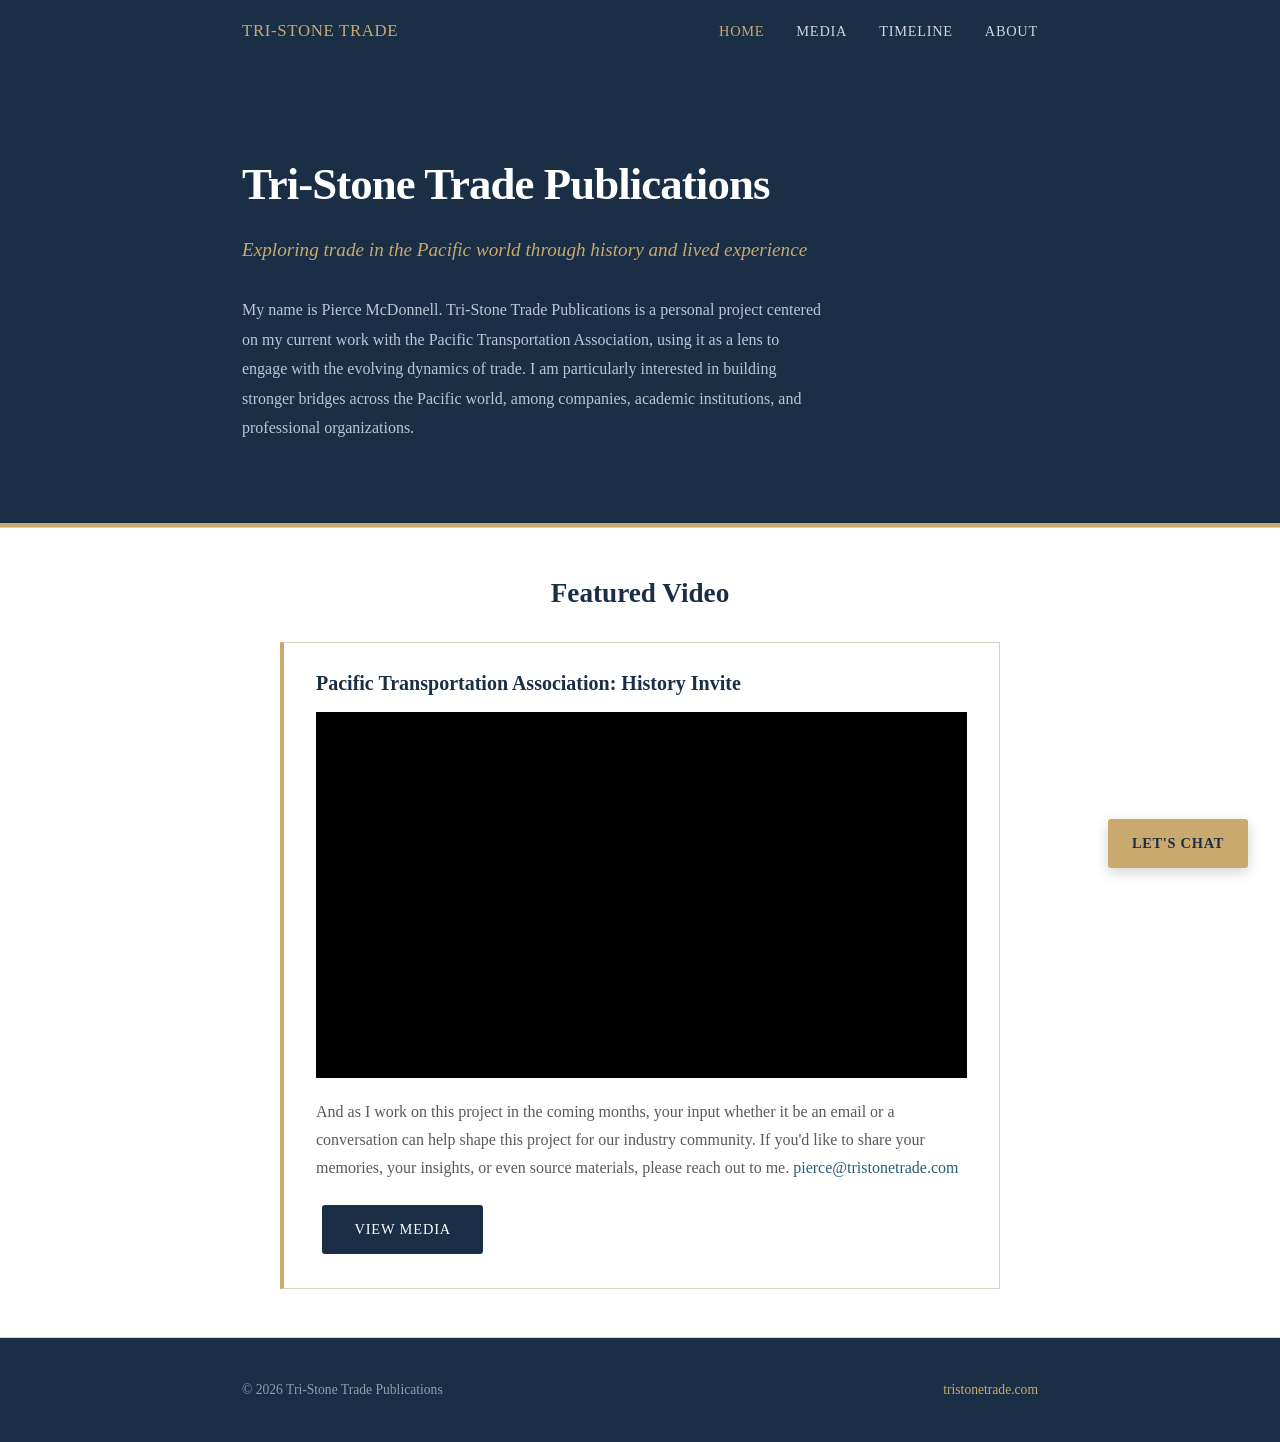
<file: index.html>
<!DOCTYPE html>
<html lang="en">
<head>
  <meta charset="UTF-8" />
  <meta name="viewport" content="width=device-width, initial-scale=1.0" />
  <meta name="description" content="Tri-Stone Trade Publications — exploring trade in the Pacific world through history and lived experience. A personal project by Pierce McDonnell centered on his work with the Pacific Transportation Association." />
  <title>Tri-Stone Trade Publications</title>
  <link rel="stylesheet" href="style.css" />
  <link rel="icon" href="favicon.svg" type="image/svg+xml" />
</head>
<body>

  <!-- ===== Navigation ===== -->
  <nav>
    <div class="container">
      <span class="nav-logo">Tri-Stone Trade</span>
      <ul class="nav-links">
        <li><a href="index.html" aria-current="page">Home</a></li>
        <li><a href="writing.html">Media</a></li>
        <li><a href="timeline.html">Timeline</a></li>
        <li><a href="about.html">About</a></li>
      </ul>
    </div>
  </nav>

  <!-- ===== Hero ===== -->
  <header class="hero">
    <div class="container">
      <h1>Tri-Stone Trade Publications</h1>
      <p class="tagline">Exploring trade in the Pacific world through history and lived experience</p>
      <p class="hero-body">
        My name is Pierce McDonnell. Tri-Stone Trade Publications is a personal project
        centered on my current work with the Pacific Transportation Association, using it
        as a lens to engage with the evolving dynamics of trade. I am particularly
        interested in building stronger bridges across the Pacific world, among companies,
        academic institutions, and professional organizations.
      </p>
    </div>
  </header>

  <main>

    <!-- ===== Featured Video ===== -->
    <section class="featured-video featured-video--hero">
      <div class="container container--centered">
        <h2>Featured Video</h2>
        <div class="video-card video-card--hero">
          <h3>Pacific Transportation Association: History Invite</h3>
          <div class="video-embed">
            <iframe
              src="https://www.youtube.com/embed/Ihe7FxZNGro"
              title="Pacific Transportation Association: History Invite"
              allow="accelerometer; autoplay; clipboard-write; encrypted-media; gyroscope; picture-in-picture"
              allowfullscreen
              loading="lazy"
            ></iframe>
          </div>
          <p>
            And as I work on this project in the coming months, your input whether it
            be an email or a conversation can help shape this project for our industry
            community. If you'd like to share your memories, your insights, or even
            source materials, please reach out to me.
            <a href="mailto:pierce@tristonetrade.com">pierce@tristonetrade.com</a>
          </p>
          <a href="writing.html" class="btn">View Media</a>
        </div>
      </div>
    </section>


  </main>

  <!-- ===== Footer ===== -->
  <footer>
    <div class="container">
      <span>&copy; 2026 Tri-Stone Trade Publications</span>
      <span><a href="https://tristonetrade.com">tristonetrade.com</a></span>
    </div>
  </footer>
  <!-- ===== Sticky Let's Chat Button ===== -->
  <a href="mailto:pierce@tristonetrade.com" class="lets-chat-btn" aria-label="Let's Chat — send an email">Let's Chat</a>

</body>
</html>
</file>
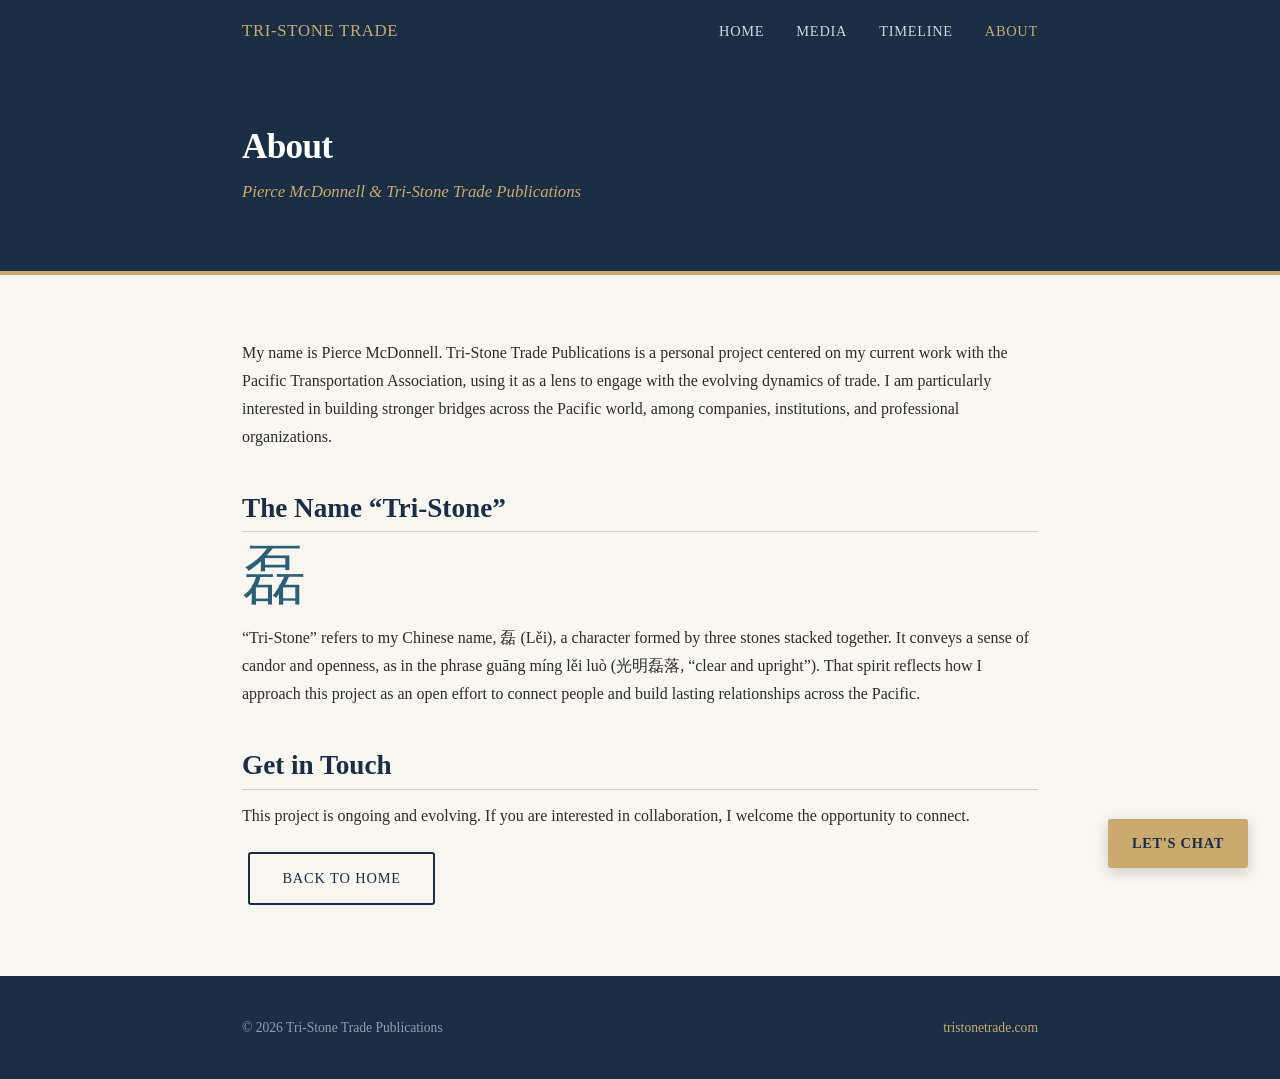
<file: about.html>
<!DOCTYPE html>
<html lang="en">
<head>
  <meta charset="UTF-8" />
  <meta name="viewport" content="width=device-width, initial-scale=1.0" />
  <meta name="description" content="About Pierce McDonnell and the Tri-Stone Trade Publications project — maritime history, Pacific trade, and international logistics." />
  <title>About — Tri-Stone Trade Publications</title>
  <link rel="stylesheet" href="style.css" />
  <link rel="icon" href="favicon.svg" type="image/svg+xml" />
</head>
<body>

  <!-- ===== Navigation ===== -->
  <nav>
    <div class="container">
      <span class="nav-logo">Tri-Stone Trade</span>
      <ul class="nav-links">
        <li><a href="index.html">Home</a></li>
        <li><a href="writing.html">Media</a></li>
        <li><a href="timeline.html">Timeline</a></li>
        <li><a href="about.html" aria-current="page">About</a></li>
      </ul>
    </div>
  </nav>

  <!-- ===== About Hero ===== -->
  <header class="about-hero">
    <div class="container">
      <h1>About</h1>
      <p class="subtitle">Pierce McDonnell &amp; Tri-Stone Trade Publications</p>
    </div>
  </header>

  <main>
    <section class="about-content">
      <div class="container">

        <!-- Opening -->
        <p>
          My name is Pierce McDonnell. Tri-Stone Trade Publications is a personal
          project centered on my current work with the Pacific Transportation Association,
          using it as a lens to engage with the evolving dynamics of trade. I am
          particularly interested in building stronger bridges across the Pacific world,
          among companies, institutions, and professional organizations.
        </p>


        <!-- The Name -->
        <h2>The Name &#x201C;Tri-Stone&#x201D;</h2>
        <p class="chinese-char">磊</p>
        <p>
          &#x201C;Tri-Stone&#x201D; refers to my Chinese name, 磊 (L&#x011B;i), a character
          formed by three stones stacked together. It conveys a sense of candor and
          openness, as in the phrase gu&#x101;ng m&#xED;ng l&#x11B;i lu&#xF2;
          (光明磊落, &#x201C;clear and upright&#x201D;).
          That spirit reflects how I approach this project as an open effort to connect
          people and build lasting relationships across the Pacific.
        </p>

        <!-- Closing -->
        <h2>Get in Touch</h2>
        <p>
          This project is ongoing and evolving. If you are interested in collaboration,
          I welcome the opportunity to connect.
        </p>
        <a href="index.html" class="btn btn-outline">Back to Home</a>

      </div>
    </section>
  </main>

  <!-- ===== Footer ===== -->
  <footer>
    <div class="container">
      <span>&copy; 2026 Tri-Stone Trade Publications</span>
      <span><a href="https://tristonetrade.com">tristonetrade.com</a></span>
    </div>
  </footer>
  <!-- ===== Sticky Let's Chat Button ===== -->
  <a href="mailto:pierce@tristonetrade.com" class="lets-chat-btn" aria-label="Let's Chat — send an email">Let's Chat</a>

</body>
</html>
</file>
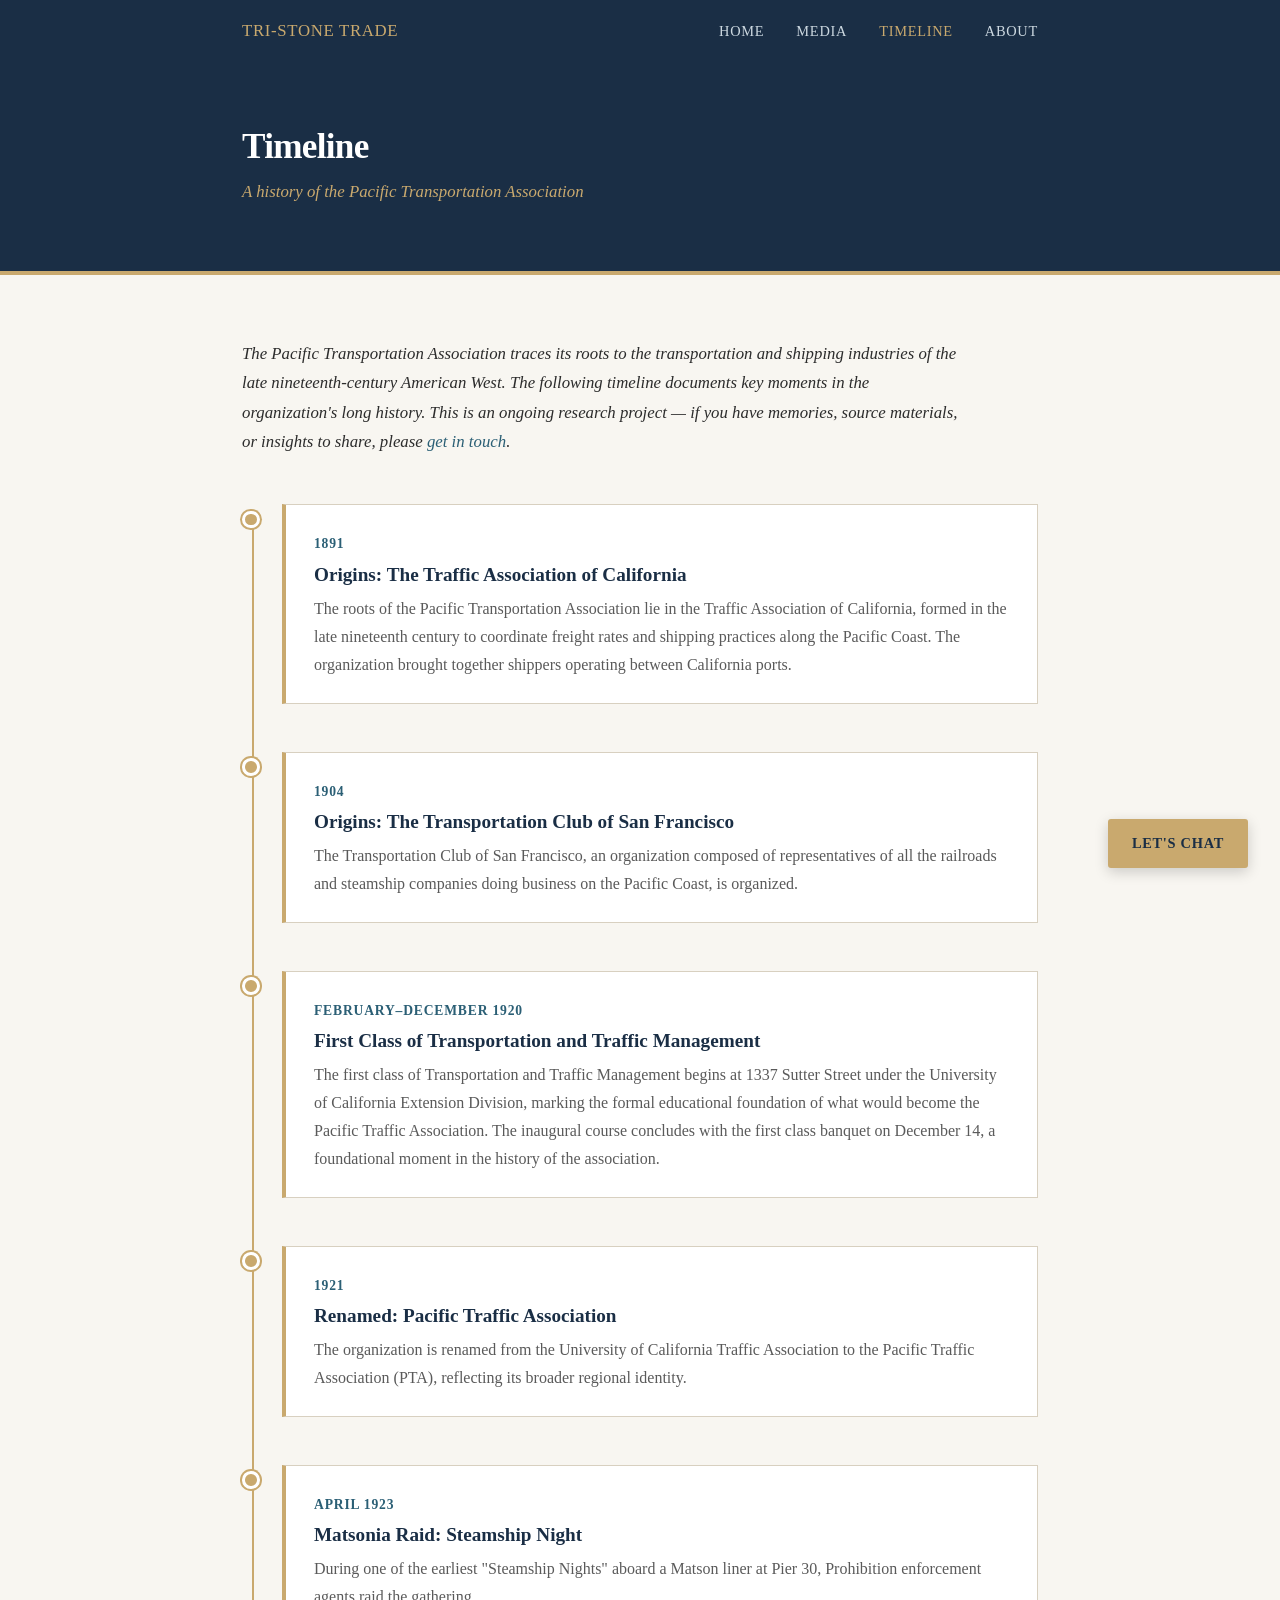
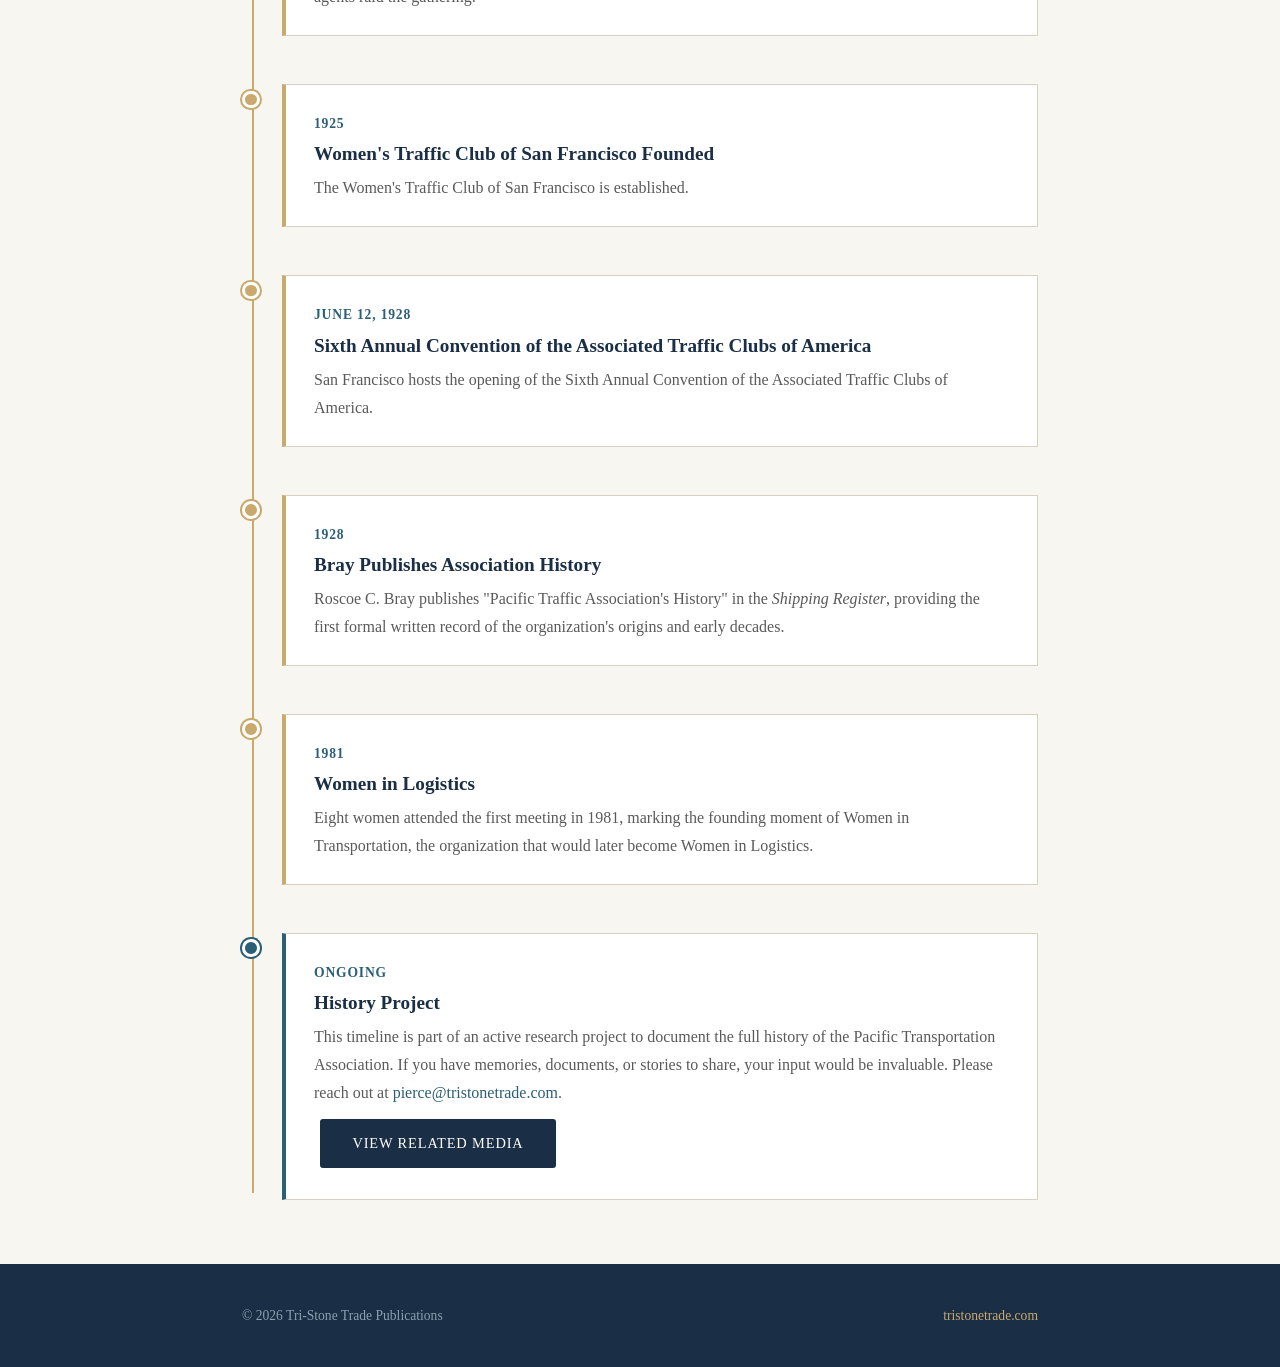
<file: timeline.html>
<!DOCTYPE html>
<html lang="en">
<head>
  <meta charset="UTF-8" />
  <meta name="viewport" content="width=device-width, initial-scale=1.0" />
  <meta name="description" content="A timeline of the history of the Pacific Transportation Association — from its 19th-century origins to the present." />
  <title>Timeline — Tri-Stone Trade Publications</title>
  <link rel="stylesheet" href="style.css" />
  <link rel="icon" href="favicon.svg" type="image/svg+xml" />
</head>
<body>

  <!-- ===== Navigation ===== -->
  <nav>
    <div class="container">
      <span class="nav-logo">Tri-Stone Trade</span>
      <ul class="nav-links">
        <li><a href="index.html">Home</a></li>
        <li><a href="writing.html">Media</a></li>
        <li><a href="timeline.html" aria-current="page">Timeline</a></li>
        <li><a href="about.html">About</a></li>
      </ul>
    </div>
  </nav>

  <!-- ===== Timeline Hero ===== -->
  <header class="about-hero">
    <div class="container">
      <h1>Timeline</h1>
      <p class="subtitle">A history of the Pacific Transportation Association</p>
    </div>
  </header>

  <main>
    <section class="timeline-section">
      <div class="container">

        <p class="timeline-intro">
          The Pacific Transportation Association traces its roots to the transportation
          and shipping industries of the late nineteenth-century American West. The
          following timeline documents key moments in the organization's long history.
          This is an ongoing research project — if you have memories, source materials,
          or insights to share, please <a href="mailto:pierce@tristonetrade.com">get in touch</a>.
        </p>

        <div class="timeline">

          <div class="timeline-item">
            <div class="timeline-marker"></div>
            <div class="timeline-content">
              <span class="timeline-date">1891</span>
              <h3>Origins: The Traffic Association of California</h3>
              <p>
                The roots of the Pacific Transportation Association lie in the Traffic
                Association of California, formed in the late nineteenth century to
                coordinate freight rates and shipping practices along the Pacific Coast.
                The organization brought together shippers operating between California ports.
              </p>
            </div>
          </div>

          <div class="timeline-item">
            <div class="timeline-marker"></div>
            <div class="timeline-content">
              <span class="timeline-date">1904</span>
              <h3>Origins: The Transportation Club of San Francisco</h3>
              <p>
                The Transportation Club of San Francisco, an organization composed of
                representatives of all the railroads and steamship companies doing business
                on the Pacific Coast, is organized.
              </p>
            </div>
          </div>

          <div class="timeline-item">
            <div class="timeline-marker"></div>
            <div class="timeline-content">
              <span class="timeline-date">February–December 1920</span>
              <h3>First Class of Transportation and Traffic Management</h3>
              <p>
                The first class of Transportation and Traffic Management begins at
                1337 Sutter Street under the University of California Extension Division,
                marking the formal educational foundation of what would become the Pacific
                Traffic Association. The inaugural course concludes with the first class
                banquet on December 14, a foundational moment in the history of the
                association.
              </p>
            </div>
          </div>

          <div class="timeline-item">
            <div class="timeline-marker"></div>
            <div class="timeline-content">
              <span class="timeline-date">1921</span>
              <h3>Renamed: Pacific Traffic Association</h3>
              <p>
                The organization is renamed from the University of California Traffic
                Association to the Pacific Traffic Association (PTA), reflecting its
                broader regional identity.
              </p>
            </div>
          </div>

          <div class="timeline-item">
            <div class="timeline-marker"></div>
            <div class="timeline-content">
              <span class="timeline-date">April 1923</span>
              <h3>Matsonia Raid: Steamship Night</h3>
              <p>
                During one of the earliest "Steamship Nights" aboard a Matson liner 
                at Pier 30, Prohibition enforcement agents raid the gathering.
              </p>
            </div>
          </div>

          <div class="timeline-item">
            <div class="timeline-marker"></div>
            <div class="timeline-content">
              <span class="timeline-date">1925</span>
              <h3>Women's Traffic Club of San Francisco Founded</h3>
              <p>
                The Women's Traffic Club of San Francisco is established.
              </p>
            </div>
          </div>

          <div class="timeline-item">
            <div class="timeline-marker"></div>
            <div class="timeline-content">
              <span class="timeline-date">June 12, 1928</span>
              <h3>Sixth Annual Convention of the Associated Traffic Clubs of America</h3>
              <p>
                San Francisco hosts the opening of the Sixth Annual Convention of the
                Associated Traffic Clubs of America.
              </p>
            </div>
          </div>

          <div class="timeline-item">
            <div class="timeline-marker"></div>
            <div class="timeline-content">
              <span class="timeline-date">1928</span>
              <h3>Bray Publishes Association History</h3>
              <p>
                Roscoe C. Bray publishes "Pacific Traffic Association's History" in the
                <em>Shipping Register</em>, providing the first formal written record of
                the organization's origins and early decades.
              </p>
            </div>
          </div>

         <div class="timeline-item">
            <div class="timeline-marker"></div>
            <div class="timeline-content">
              <span class="timeline-date">1981</span>
              <h3>Women in Logistics</h3>
              <p>
                Eight women attended the first meeting in 1981, marking the founding moment
                of Women in Transportation, the organization that would later become 
                Women in Logistics.
              </p>
            </div>
          </div>

          <div class="timeline-item timeline-item--ongoing">
            <div class="timeline-marker"></div>
            <div class="timeline-content">
              <span class="timeline-date">Ongoing</span>
              <h3>History Project</h3>
              <p>
                This timeline is part of an active research project to document the full
                history of the Pacific Transportation Association. If you have memories,
                documents, or stories to share, your input would be invaluable.
                Please reach out at <a href="mailto:pierce@tristonetrade.com">pierce@tristonetrade.com</a>.
              </p>
              <a href="writing.html" class="btn" style="margin-top:0.75rem;">View Related Media</a>
            </div>
          </div>

        </div><!-- /.timeline -->

      </div>
    </section>
  </main>

  <!-- ===== Footer ===== -->
  <footer>
    <div class="container">
      <span>&copy; 2026 Tri-Stone Trade Publications</span>
      <span><a href="https://tristonetrade.com">tristonetrade.com</a></span>
    </div>
  </footer>

  <!-- ===== Sticky Let's Chat Button ===== -->
  <a href="mailto:pierce@tristonetrade.com" class="lets-chat-btn" aria-label="Let's Chat — send an email">Let's Chat</a>

</body>
</html>
</file>
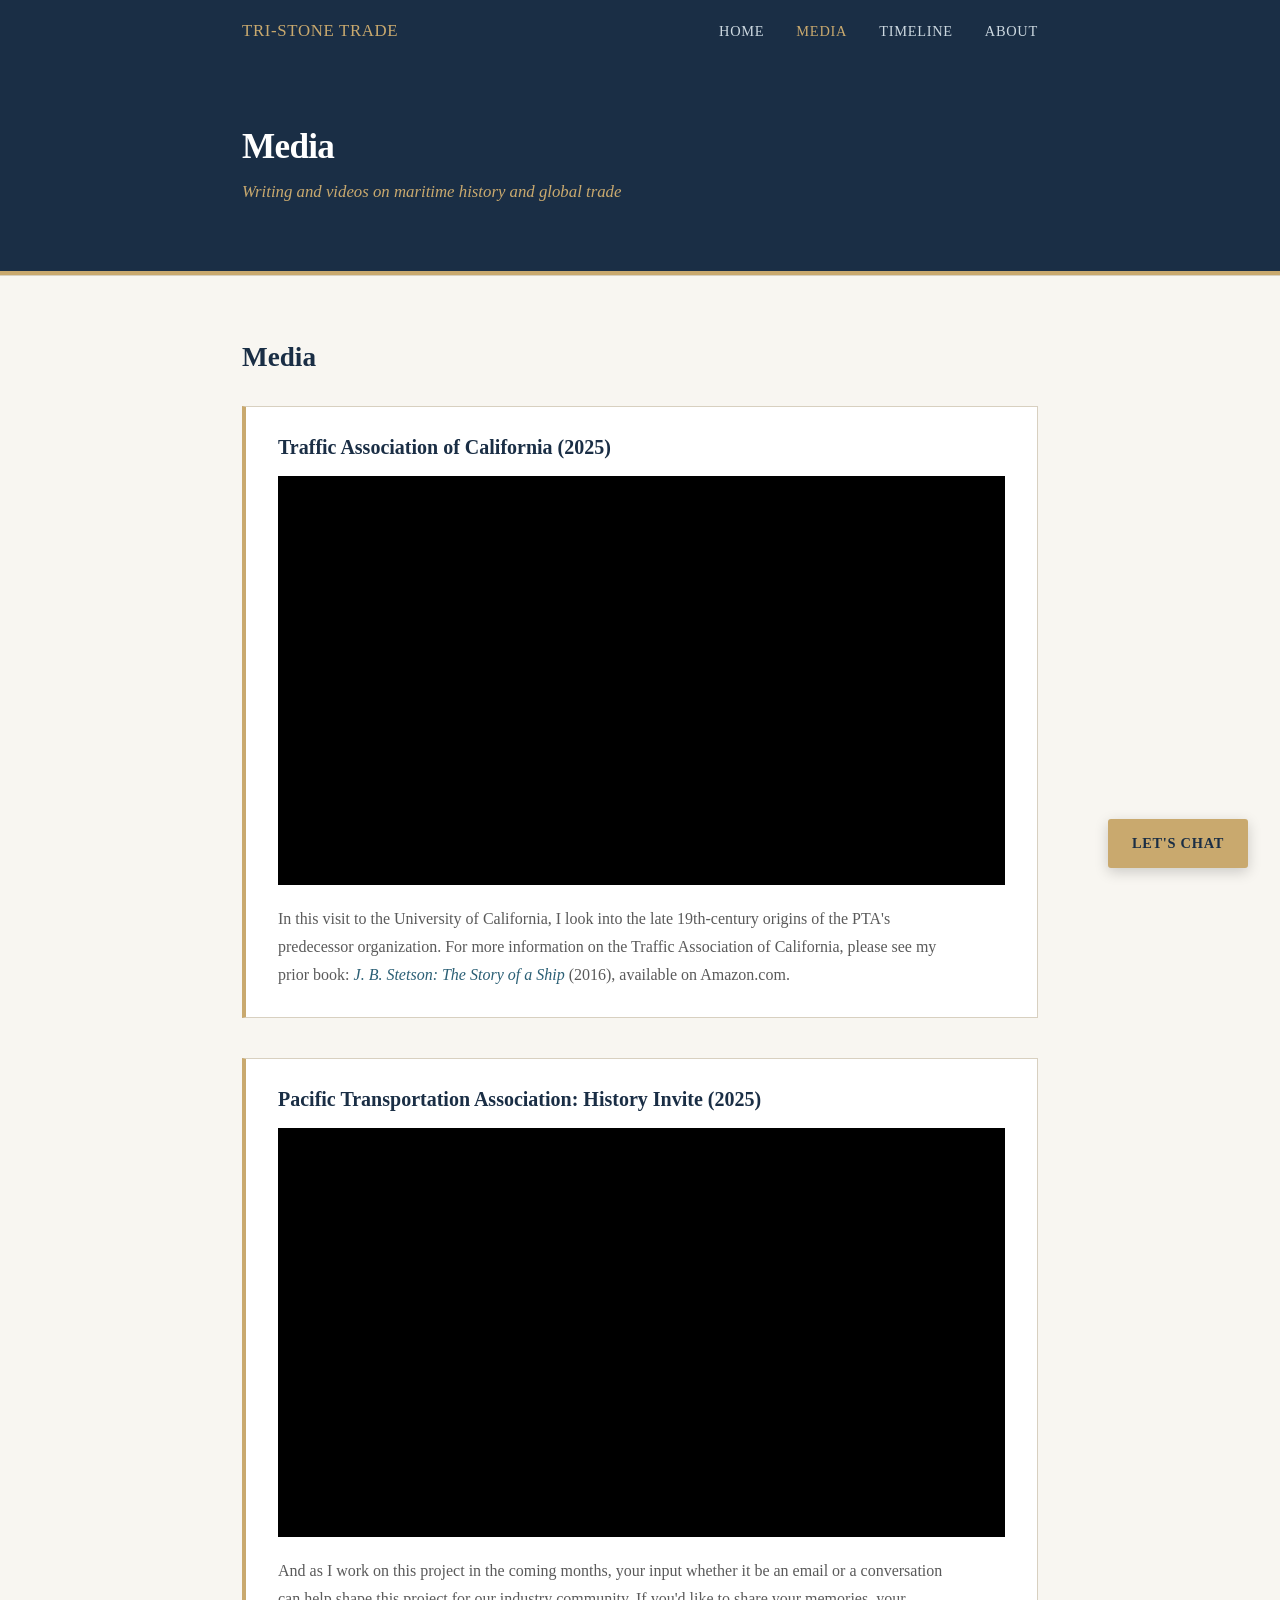
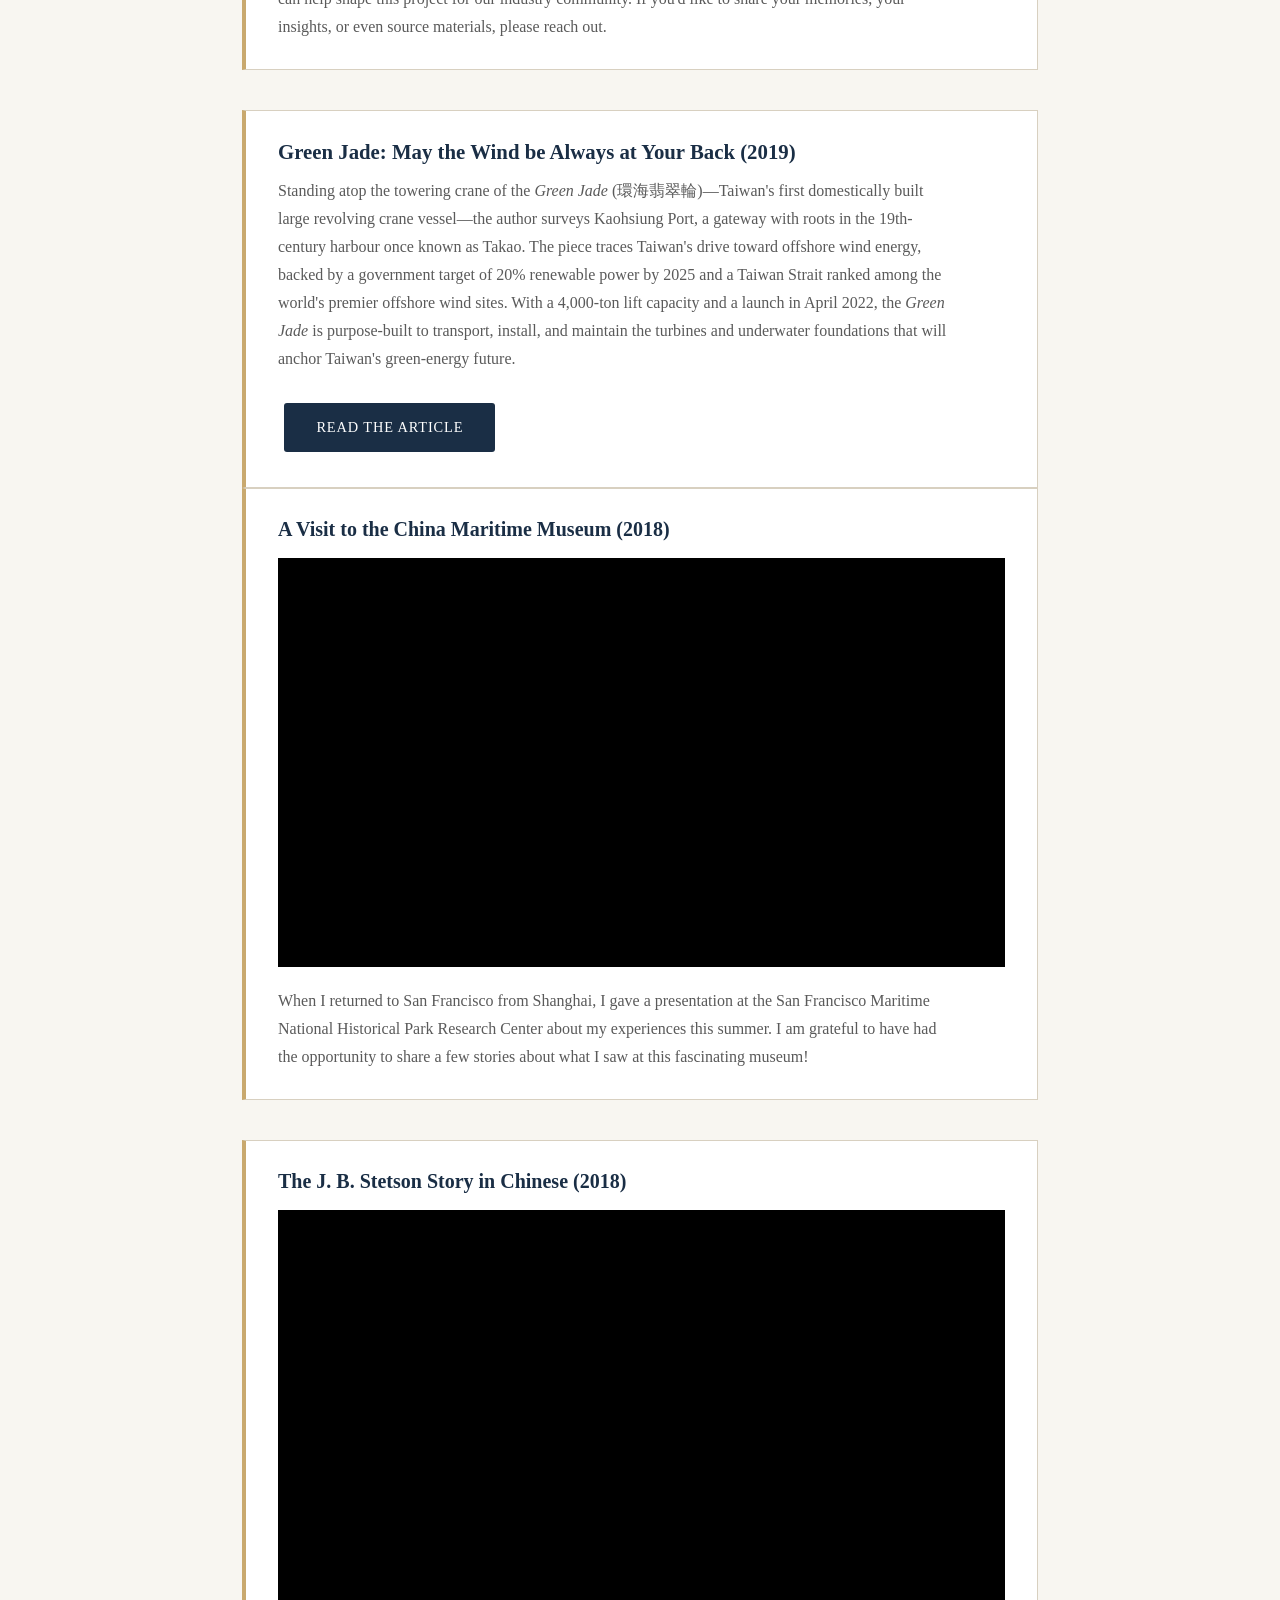
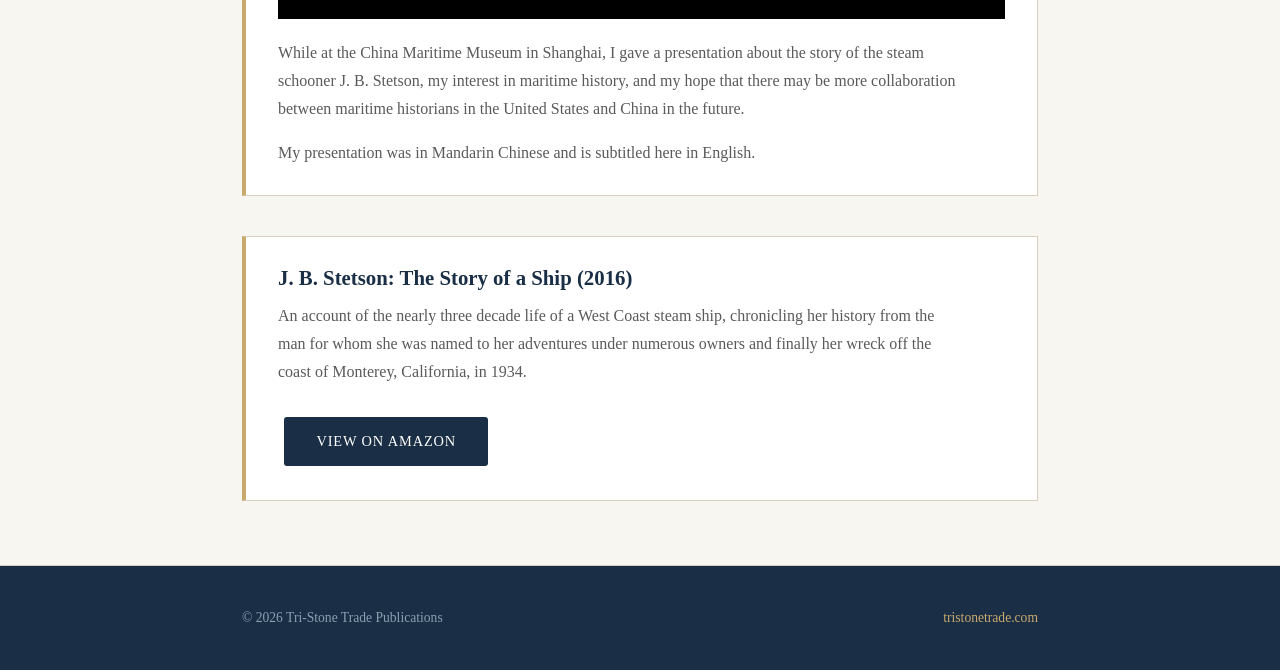
<file: videos.html>
<!DOCTYPE html>
<html lang="en">
<head>
  <meta charset="UTF-8" />
  <meta name="viewport" content="width=device-width, initial-scale=1.0" />
  <title>Redirecting to Media — Tri-Stone Trade Publications</title>
  <link rel="canonical" href="https://tristonetrade.com/writing.html" />
  <meta http-equiv="refresh" content="0; url=writing.html" />
</head>
<body>
  <p>This page has moved to <a href="writing.html">Media</a>.</p>
</body>
</html>
</file>
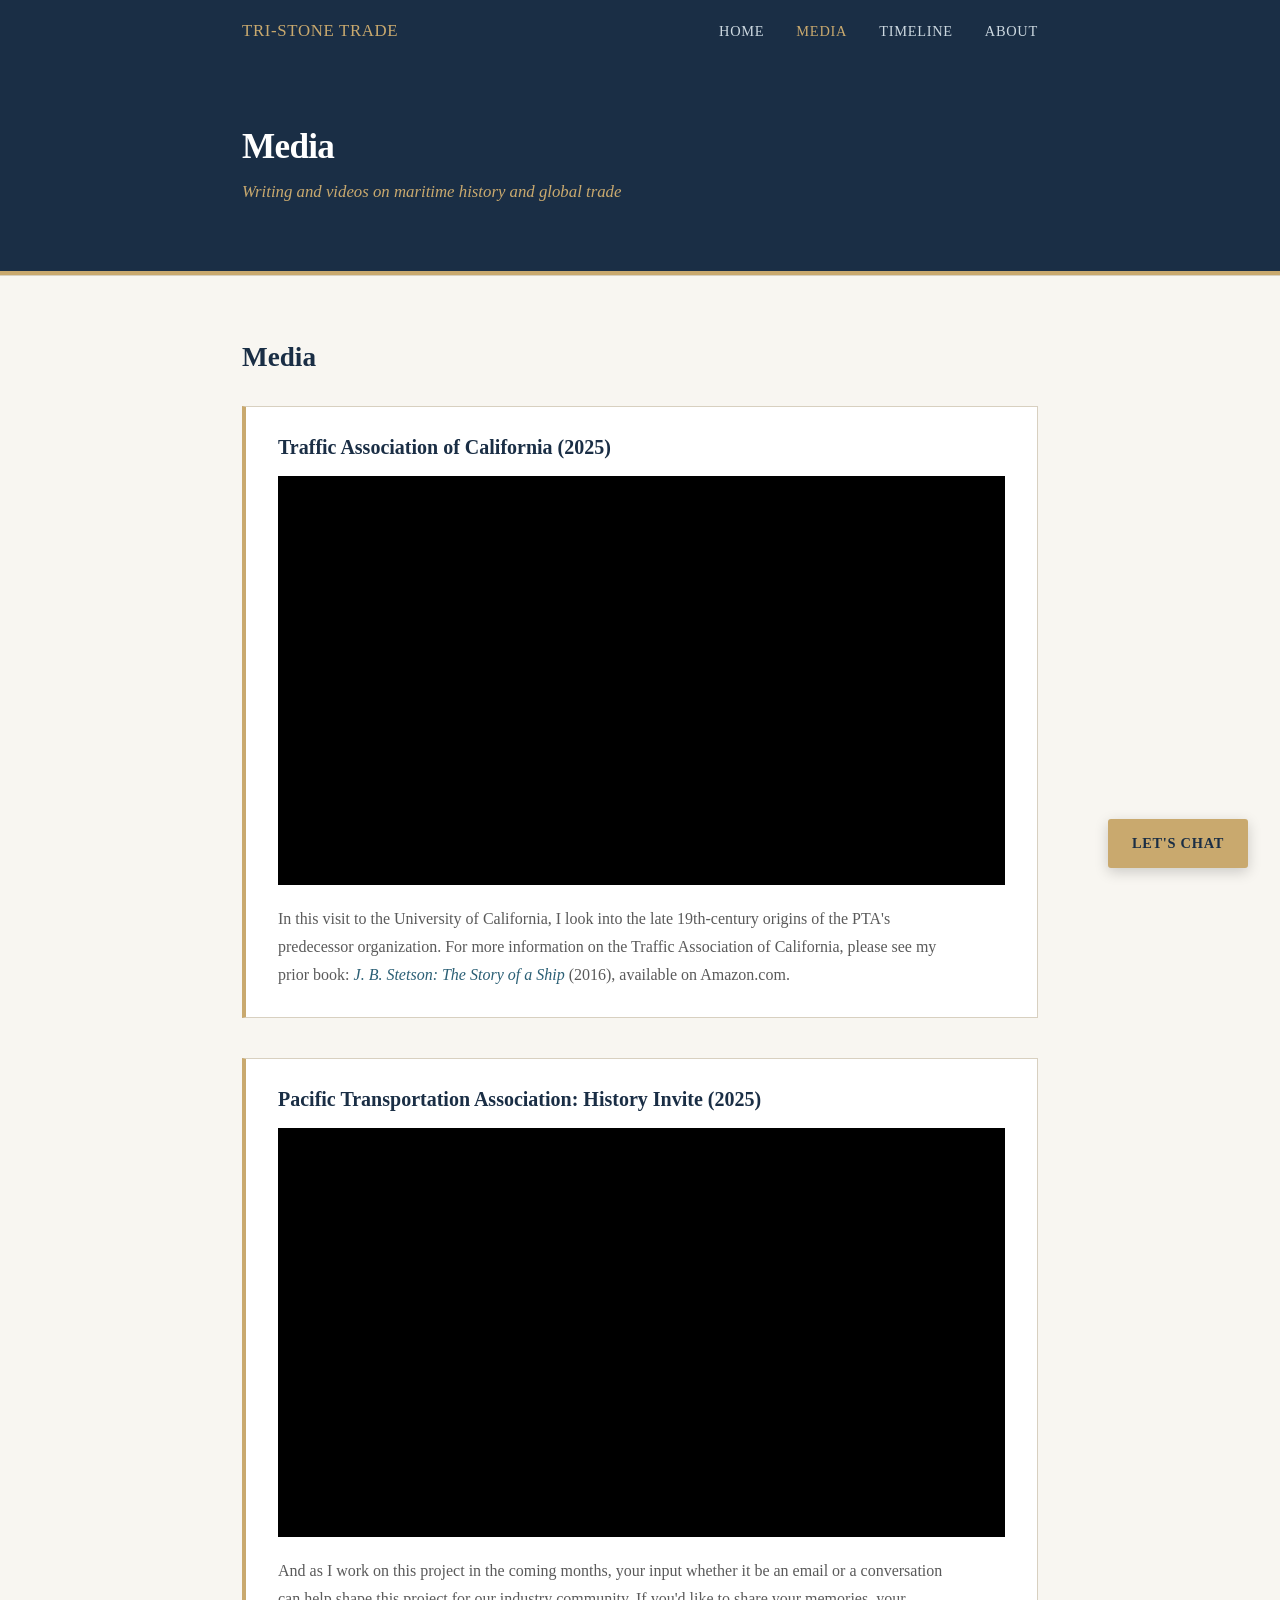
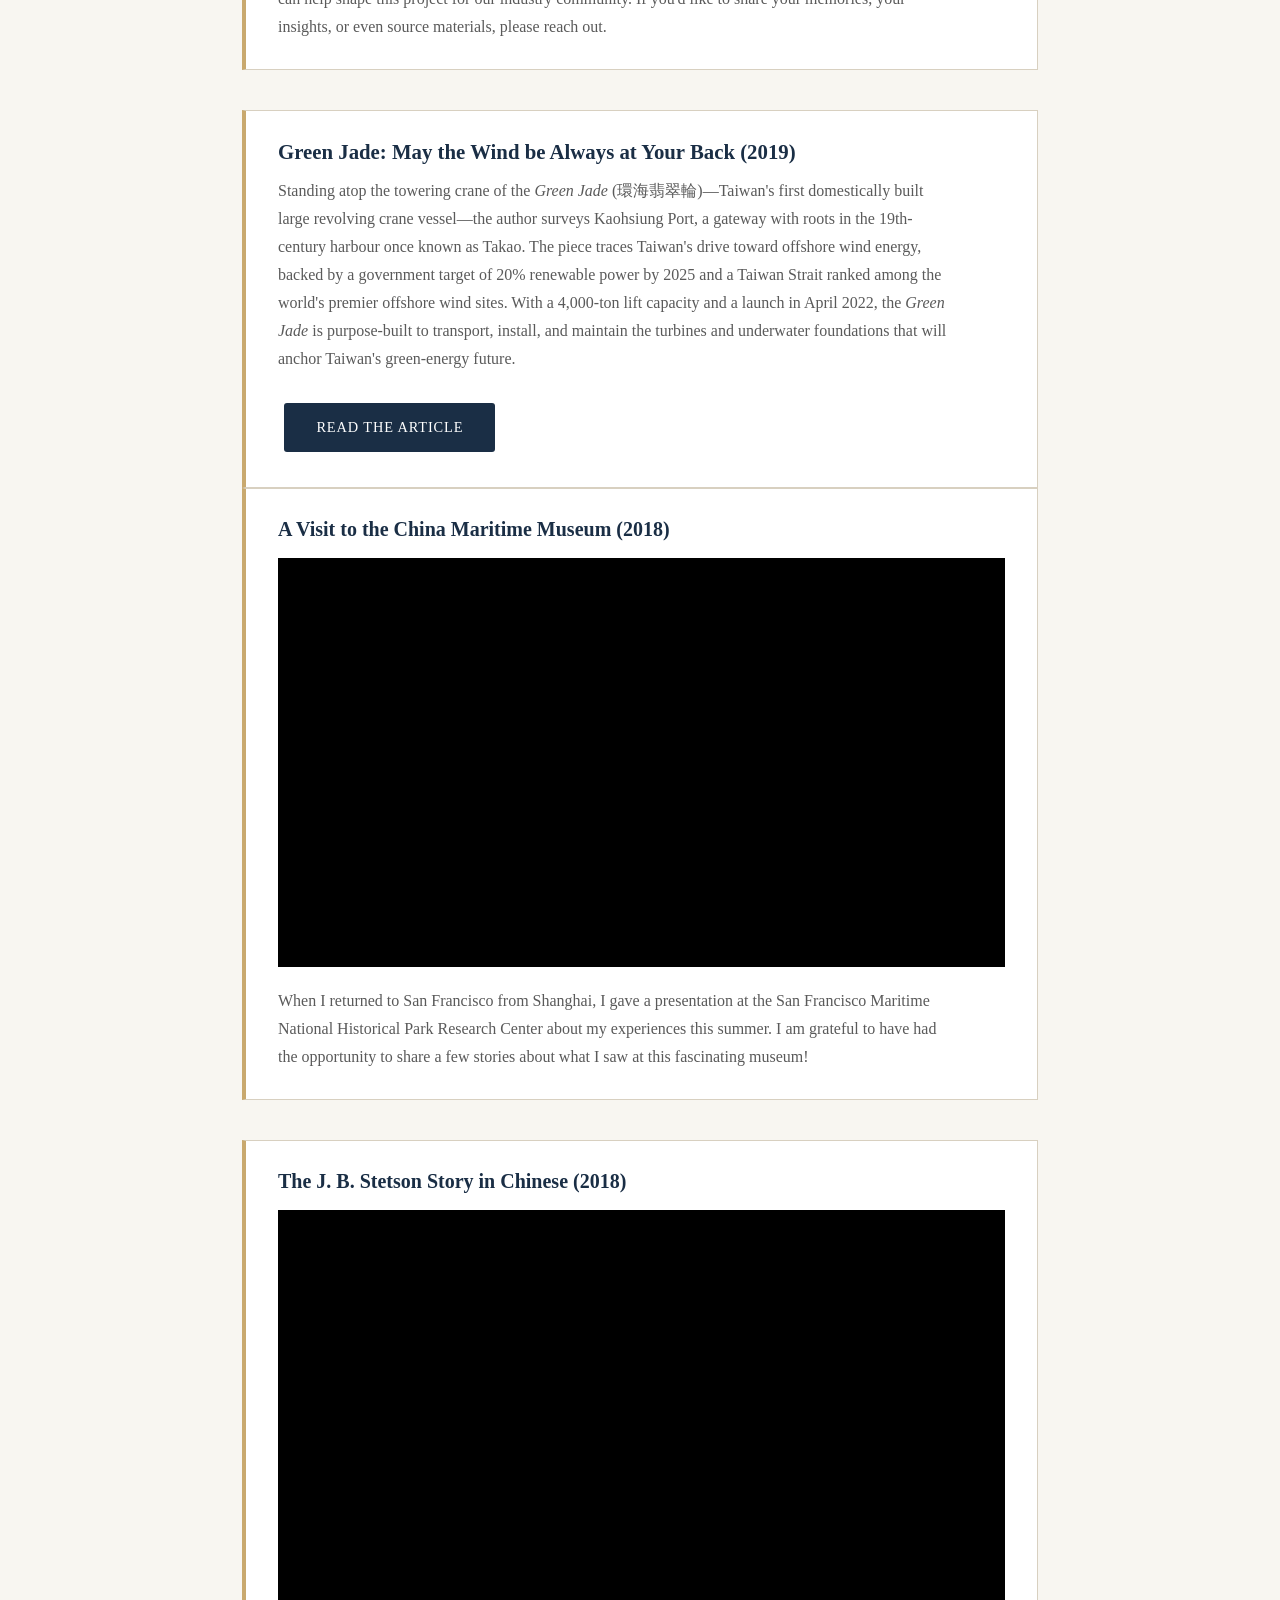
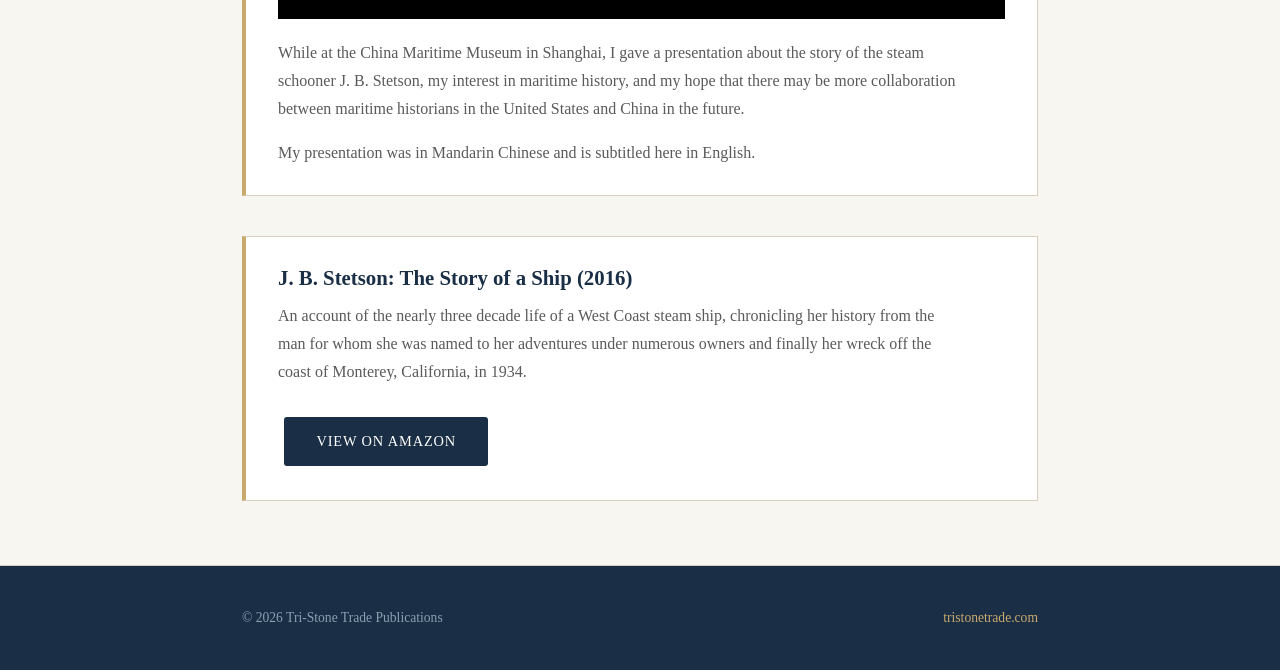
<file: writing.html>
<!DOCTYPE html>
<html lang="en">
<head>
  <meta charset="UTF-8" />
  <meta name="viewport" content="width=device-width, initial-scale=1.0" />
  <meta name="description" content="Media from Tri-Stone Trade Publications — writing and videos on maritime history, trade networks, and Pacific logistics." />
  <title>Media — Tri-Stone Trade Publications</title>
  <link rel="stylesheet" href="style.css" />
  <link rel="icon" href="favicon.svg" type="image/svg+xml" />
</head>
<body>

  <!-- ===== Navigation ===== -->
  <nav>
    <div class="container">
      <span class="nav-logo">Tri-Stone Trade</span>
      <ul class="nav-links">
        <li><a href="index.html">Home</a></li>
        <li><a href="writing.html" aria-current="page">Media</a></li>
        <li><a href="timeline.html">Timeline</a></li>
        <li><a href="about.html">About</a></li>
      </ul>
    </div>
  </nav>

  <!-- ===== Media Hero ===== -->
  <header class="about-hero">
    <div class="container">
      <h1>Media</h1>
      <p class="subtitle">Writing and videos on maritime history and global trade</p>
    </div>
  </header>

  <main>
    <!-- ===== Media ===== -->
    <section class="featured-publication">
      <div class="container">
        <h2>Media</h2>

        <div class="video-card">
          <h3>Traffic Association of California (2025)</h3>
          <div class="video-embed">
            <iframe
              src="https://www.youtube.com/embed/OHxT6rjgDpQ"
              title="Traffic Association of California"
              allow="accelerometer; autoplay; clipboard-write; encrypted-media; gyroscope; picture-in-picture"
              allowfullscreen
              loading="lazy"
            ></iframe>
          </div>
          <p>
            In this visit to the University of California, I look into the late
            19th-century origins of the PTA's predecessor organization. For more
            information on the Traffic Association of California, please see my prior
            book: <a href="https://www.amazon.com/J-B-Stetson-Story-Ship/dp/1537243667" target="_blank" rel="noopener"><em>J. B. Stetson: The Story of a Ship</em></a> (2016), available on Amazon.com.
          </p>
        </div>

        <div class="video-card">
          <h3>Pacific Transportation Association: History Invite (2025)</h3>
          <div class="video-embed">
            <iframe
              src="https://www.youtube.com/embed/Ihe7FxZNGro"
              title="Pacific Transportation Association: History Invite"
              allow="accelerometer; autoplay; clipboard-write; encrypted-media; gyroscope; picture-in-picture"
              allowfullscreen
              loading="lazy"
            ></iframe>
          </div>
          <p>
            And as I work on this project in the coming months, your input whether it
            be an email or a conversation can help shape this project for our industry
            community. If you'd like to share your memories, your insights, or even
            source materials, please reach out.
          </p>
        </div>

        <div class="book-card" style="margin-top:2rem;">
          <div class="book-info">
            <h3><a href="https://iclpnews.ntu.edu.tw/journal/info/66?category=59&amp;article=818" target="_blank" rel="noopener">Green Jade: May the Wind be Always at Your Back (2019)</a></h3>
            <p>
              Standing atop the towering crane of the <em>Green Jade</em>
              (環海翡翠輪)—Taiwan's first domestically built large revolving crane
              vessel—the author surveys Kaohsiung Port, a gateway with roots in the
              19th-century harbour once known as Takao. The piece traces Taiwan's
              drive toward offshore wind energy, backed by a government target of 20%
              renewable power by 2025 and a Taiwan Strait ranked among the world's
              premier offshore wind sites. With a 4,000-ton lift capacity and a
              launch in April 2022, the <em>Green Jade</em> is purpose-built to
              transport, install, and maintain the turbines and underwater foundations
              that will anchor Taiwan's green-energy future.
            </p>
            <a href="https://iclpnews.ntu.edu.tw/journal/info/66?category=59&amp;article=818" class="btn" target="_blank" rel="noopener">Read the Article</a>
          </div>
        </div>

        <div class="video-card">
          <h3>A Visit to the China Maritime Museum (2018)</h3>
          <div class="video-embed">
            <iframe
              src="https://www.youtube.com/embed/kw5uC4Qas68"
              title="A Visit to the China Maritime Museum"
              allow="accelerometer; autoplay; clipboard-write; encrypted-media; gyroscope; picture-in-picture"
              allowfullscreen
              loading="lazy"
            ></iframe>
          </div>
          <p>
            When I returned to San Francisco from Shanghai, I gave a presentation at
            the San Francisco Maritime National Historical Park Research Center about
            my experiences this summer. I am grateful to have had the opportunity to
            share a few stories about what I saw at this fascinating museum!
          </p>
        </div>

        <div class="video-card">
          <h3>The J. B. Stetson Story in Chinese (2018)</h3>
          <div class="video-embed">
            <iframe
              src="https://www.youtube.com/embed/5Ym7LflFRDA"
              title="The J. B. Stetson Story in Chinese"
              allow="accelerometer; autoplay; clipboard-write; encrypted-media; gyroscope; picture-in-picture"
              allowfullscreen
              loading="lazy"
            ></iframe>
          </div>
          <p>
            While at the China Maritime Museum in Shanghai, I gave a presentation about
            the story of the steam schooner J. B. Stetson, my interest in maritime
            history, and my hope that there may be more collaboration between maritime
            historians in the United States and China in the future.
          </p>
          <p>
            My presentation was in Mandarin Chinese and is subtitled here in English.
          </p>
        </div>

        <div class="book-card">
          <div class="book-info">
            <h3><a href="https://www.amazon.com/J-B-Stetson-Story-Ship/dp/1537243667" target="_blank" rel="noopener">J. B. Stetson: The Story of a Ship (2016)</a></h3>
            <p>
              An account of the nearly three decade life of a West Coast steam ship,
              chronicling her history from the man for whom she was named to her adventures
              under numerous owners and finally her wreck off the coast of Monterey,
              California, in 1934.
            </p>
            <a href="https://www.amazon.com/J-B-Stetson-Story-Ship/dp/1537243667" class="btn" target="_blank" rel="noopener">View on Amazon</a>
          </div>
        </div>
      </div>
    </section>
  </main>

  <!-- ===== Footer ===== -->
  <footer>
    <div class="container">
      <span>&copy; 2026 Tri-Stone Trade Publications</span>
      <span><a href="https://tristonetrade.com">tristonetrade.com</a></span>
    </div>
  </footer>

  <!-- ===== Sticky Let's Chat Button ===== -->
  <a href="mailto:pierce@tristonetrade.com" class="lets-chat-btn" aria-label="Let's Chat — send an email">Let's Chat</a>

</body>
</html>
</file>
<file: style.css>
/* ============================================================
   Tri-Stone Trade Publications — shared stylesheet
   ============================================================ */

/* ---------- Reset / base ---------- */
*, *::before, *::after {
  box-sizing: border-box;
  margin: 0;
  padding: 0;
}

html {
  font-size: 16px;
  scroll-behavior: smooth;
}

body {
  font-family: "Georgia", "Times New Roman", serif;
  background-color: #f8f6f1;
  color: #2c2c2c;
  line-height: 1.75;
}

/* ---------- Colour tokens ---------- */
:root {
  --navy:      #1a2e45;
  --ocean:     #2b5f75;
  --sand:      #c9a96e;
  --light-bg:  #f8f6f1;
  --border:    #d8d0c0;
  --text:      #2c2c2c;
  --muted:     #5a5a5a;
  --white:     #ffffff;
}

/* ---------- Typography ---------- */
h1, h2, h3, h4 {
  font-family: "Georgia", serif;
  color: var(--navy);
  line-height: 1.25;
}

h1 { font-size: 2.6rem; letter-spacing: -0.02em; }
h2 { font-size: 1.7rem; margin-bottom: 0.5rem; }
h3 { font-size: 1.2rem; margin-bottom: 0.35rem; }

p  { margin-bottom: 1rem; }
p:last-child { margin-bottom: 0; }

a  { color: var(--ocean); text-decoration: none; }
a:hover { text-decoration: underline; }

/* ---------- Layout helpers ---------- */
.container {
  max-width: 860px;
  margin-inline: auto;
  padding-inline: 2rem;
}

section {
  padding-block: 4rem;
}

/* ---------- Navigation ---------- */
nav {
  background-color: var(--navy);
  position: sticky;
  top: 0;
  z-index: 100;
}

nav .container {
  display: flex;
  align-items: center;
  justify-content: space-between;
  padding-block: 1rem;
}

.nav-logo {
  font-size: 1.05rem;
  font-weight: normal;
  color: var(--sand);
  letter-spacing: 0.04em;
  text-transform: uppercase;
}

.nav-links {
  list-style: none;
  display: flex;
  gap: 2rem;
}

.nav-links a {
  color: #ccd8e0;
  font-size: 0.9rem;
  letter-spacing: 0.05em;
  text-transform: uppercase;
  transition: color 0.2s;
}

.nav-links a:hover,
.nav-links a[aria-current="page"] {
  color: var(--sand);
  text-decoration: none;
}

/* ---------- Hero ---------- */
.hero {
  background-color: var(--navy);
  color: var(--white);
  padding-block: 6rem 5rem;
  border-bottom: 4px solid var(--sand);
}

.hero h1 {
  color: var(--white);
  font-size: 2.8rem;
  max-width: 640px;
  margin-bottom: 1.25rem;
}

.hero .tagline {
  font-style: italic;
  color: var(--sand);
  font-size: 1.2rem;
  margin-bottom: 1.75rem;
}

.hero .hero-body {
  color: #b8c8d4;
  font-size: 1rem;
  max-width: 580px;
  line-height: 1.85;
  margin-bottom: 0;
}

/* ---------- Intro list ---------- */
.intro-list {
  list-style: none;
  padding-left: 1.25rem;
  margin-bottom: 1rem;
  color: var(--text);
}

.intro-list li {
  margin-bottom: 0.4rem;
}

.intro-list li:last-child {
  margin-bottom: 0;
}
.intro {
  border-bottom: 1px solid var(--border);
}

.intro p {
  font-size: 1.05rem;
  color: var(--text);
  max-width: 720px;
}

.intro .intro-lead {
  font-size: 1.15rem;
  color: var(--navy);
  font-weight: normal;
  font-style: italic;
  margin-bottom: 1.5rem;
}

/* ---------- Focus areas ---------- */
.focus-areas {
  background-color: var(--white);
  border-top: 1px solid var(--border);
  border-bottom: 1px solid var(--border);
}

.focus-areas h2 {
  margin-bottom: 2.5rem;
}

.focus-grid {
  display: grid;
  grid-template-columns: repeat(auto-fit, minmax(230px, 1fr));
  gap: 2rem;
}

.focus-card {
  border-top: 3px solid var(--sand);
  padding-top: 1.25rem;
}

.focus-card h3 {
  color: var(--navy);
  margin-bottom: 0.5rem;
}

.focus-card p {
  color: var(--muted);
  font-size: 0.95rem;
}

/* ---------- Featured publication ---------- */
.featured-publication {
  background-color: var(--light-bg);
  border-top: 1px solid var(--border);
  border-bottom: 1px solid var(--border);
}

.featured-publication h2 {
  margin-bottom: 2rem;
}

.book-card {
  border-left: 4px solid var(--sand);
  background-color: var(--white);
  border: 1px solid var(--border);
  border-left: 4px solid var(--sand);
  padding: 1.75rem 2rem;
}

.book-info h3 {
  font-size: 1.3rem;
  margin-bottom: 0.75rem;
}

.book-info h3 a {
  color: var(--navy);
}

.book-info h3 a:hover {
  color: var(--ocean);
  text-decoration: underline;
}

.book-info p {
  color: var(--muted);
  font-size: 1rem;
  max-width: 680px;
  margin-bottom: 1.5rem;
}

/* ---------- CTA / closing ---------- */
.cta-section {
  text-align: center;
}

.cta-section h2 {
  margin-bottom: 1rem;
}

.cta-section p {
  color: var(--muted);
  font-size: 1.05rem;
  max-width: 560px;
  margin-inline: auto;
  margin-bottom: 2rem;
}

.btn {
  display: inline-block;
  background-color: var(--navy);
  color: var(--white);
  padding: 0.75rem 2rem;
  border-radius: 3px;
  font-size: 0.9rem;
  letter-spacing: 0.06em;
  text-transform: uppercase;
  transition: background-color 0.2s;
  margin: 0.4rem;
}

.btn:hover {
  background-color: var(--ocean);
  text-decoration: none;
}

.btn-outline {
  background-color: transparent;
  border: 2px solid var(--navy);
  color: var(--navy);
}

.btn-outline:hover {
  background-color: var(--navy);
  color: var(--white);
}

/* ---------- About page ---------- */
.about-hero {
  background-color: var(--navy);
  color: var(--white);
  padding-block: 4rem;
  border-bottom: 4px solid var(--sand);
}

.about-hero h1 {
  color: var(--white);
  font-size: 2.2rem;
  margin-bottom: 0.5rem;
}

.about-hero .subtitle {
  color: var(--sand);
  font-style: italic;
  font-size: 1.05rem;
}

.about-content h2 {
  margin-top: 2.5rem;
  margin-bottom: 0.75rem;
  padding-bottom: 0.4rem;
  border-bottom: 1px solid var(--border);
}

.about-content h2:first-child {
  margin-top: 0;
}

.about-content ul {
  list-style: none;
  padding-left: 0;
  margin-bottom: 1rem;
}

.about-content ul li::before {
  content: "— ";
  color: var(--ocean);
}

.name-origin {
  background-color: var(--white);
  border: 1px solid var(--border);
  border-left: 4px solid var(--sand);
  padding: 1.5rem 1.75rem;
  margin-block: 1.5rem;
  font-style: italic;
}

.name-origin .hanzi {
  font-size: 2.5rem;
  font-style: normal;
  display: block;
  margin-bottom: 0.5rem;
  color: var(--navy);
}

.consulting-box {
  background-color: #eef3f7;
  border: 1px solid #c8d8e4;
  padding: 1.75rem;
  margin-block: 1.5rem;
}

.consulting-box h3 {
  color: var(--ocean);
  margin-bottom: 0.75rem;
}

/* ---------- Video embeds ---------- */
.featured-video {
  background-color: var(--white);
  border-top: 1px solid var(--border);
  border-bottom: 1px solid var(--border);
}

.featured-video h2 {
  margin-bottom: 2rem;
}

.videos-section {
  background-color: var(--light-bg);
}

.video-card {
  border: 1px solid var(--border);
  border-left: 4px solid var(--sand);
  background-color: var(--white);
  padding: 1.75rem 2rem;
  margin-bottom: 2.5rem;
}

.video-card:last-child {
  margin-bottom: 0;
}

.video-card h3 {
  font-size: 1.25rem;
  color: var(--navy);
  margin-bottom: 1rem;
}

.video-embed {
  position: relative;
  padding-bottom: 56.25%; /* 16:9 */
  height: 0;
  overflow: hidden;
  margin-bottom: 1.25rem;
  background-color: #000;
}

.video-embed iframe {
  position: absolute;
  top: 0;
  left: 0;
  width: 100%;
  height: 100%;
  border: 0;
}

.video-card p {
  color: var(--muted);
  font-size: 1rem;
  max-width: 680px;
}

/* ---------- Footer ---------- */
footer {
  background-color: var(--navy);
  color: #8aa0b0;
  font-size: 0.85rem;
  padding-block: 2.5rem;
  margin-top: 0;
}

footer .container {
  display: flex;
  flex-wrap: wrap;
  justify-content: space-between;
  align-items: center;
  gap: 1rem;
}

footer a {
  color: var(--sand);
}

footer a:hover {
  color: var(--white);
}

/* ---------- Chinese character display ---------- */
.chinese-char {
  font-size: 4rem;
  line-height: 1;
  margin-block: 0.5rem 1rem;
  color: var(--ocean);
}

/* ---------- Responsive ---------- */
@media (max-width: 640px) {
  h1 { font-size: 2rem; }
  .hero { padding-block: 4rem 3.5rem; }
  .hero h1 { font-size: 2rem; }
  nav .container { flex-direction: column; gap: 0.75rem; align-items: flex-start; }
  .focus-grid { grid-template-columns: 1fr; }
  footer .container { flex-direction: column; align-items: flex-start; }
}

/* ---------- Centered container variant ---------- */
.container--centered {
  text-align: center;
}

.container--centered h2 {
  text-align: center;
}

/* ---------- Featured video hero (top of landing page) ---------- */
.featured-video--hero {
  background-color: var(--white);
  border-bottom: 1px solid var(--border);
  padding-block: 3rem;
}

.video-card--hero {
  max-width: 720px;
  margin-inline: auto;
  text-align: left;
}

/* ---------- Sticky Let's Chat button ---------- */
.lets-chat-btn {
  position: fixed;
  bottom: 2rem;
  right: 2rem;
  z-index: 999;
  background-color: var(--sand);
  color: var(--navy);
  padding: 0.75rem 1.5rem;
  border-radius: 3px;
  font-size: 0.9rem;
  font-family: "Georgia", serif;
  letter-spacing: 0.05em;
  text-transform: uppercase;
  font-weight: bold;
  box-shadow: 0 4px 14px rgba(0,0,0,0.18);
  transition: background-color 0.2s, box-shadow 0.2s;
  text-decoration: none;
}

.lets-chat-btn:hover {
  background-color: var(--ocean);
  color: var(--white);
  box-shadow: 0 6px 20px rgba(0,0,0,0.22);
  text-decoration: none;
}

/* ---------- Timeline ---------- */
.timeline-section {
  background-color: var(--light-bg);
}

.timeline-intro {
  font-size: 1.05rem;
  color: var(--text);
  max-width: 720px;
  margin-bottom: 3rem;
  font-style: italic;
}

.timeline {
  position: relative;
  padding-left: 2.5rem;
}

.timeline::before {
  content: "";
  position: absolute;
  left: 0.6rem;
  top: 0.4rem;
  bottom: 0.4rem;
  width: 2px;
  background-color: var(--sand);
}

.timeline-item {
  position: relative;
  margin-bottom: 3rem;
}

.timeline-item:last-child {
  margin-bottom: 0;
}

.timeline-marker {
  position: absolute;
  left: -2.5rem;
  top: 0.4rem;
  width: 1.1rem;
  height: 1.1rem;
  border-radius: 50%;
  background-color: var(--sand);
  border: 3px solid var(--white);
  box-shadow: 0 0 0 2px var(--sand);
}

.timeline-item--ongoing .timeline-marker {
  background-color: var(--ocean);
  box-shadow: 0 0 0 2px var(--ocean);
}

.timeline-content {
  background-color: var(--white);
  border: 1px solid var(--border);
  border-left: 4px solid var(--sand);
  padding: 1.5rem 1.75rem;
}

.timeline-item--ongoing .timeline-content {
  border-left-color: var(--ocean);
}

.timeline-date {
  display: inline-block;
  font-size: 0.85rem;
  font-weight: bold;
  letter-spacing: 0.06em;
  text-transform: uppercase;
  color: var(--ocean);
  margin-bottom: 0.4rem;
}

.timeline-content h3 {
  margin-bottom: 0.5rem;
}

.timeline-content p {
  color: var(--muted);
  font-size: 1rem;
  margin-bottom: 0;
}

@media (max-width: 640px) {
  .lets-chat-btn {
    bottom: 1rem;
    right: 1rem;
    padding: 0.6rem 1.1rem;
    font-size: 0.8rem;
  }
}
</file>
